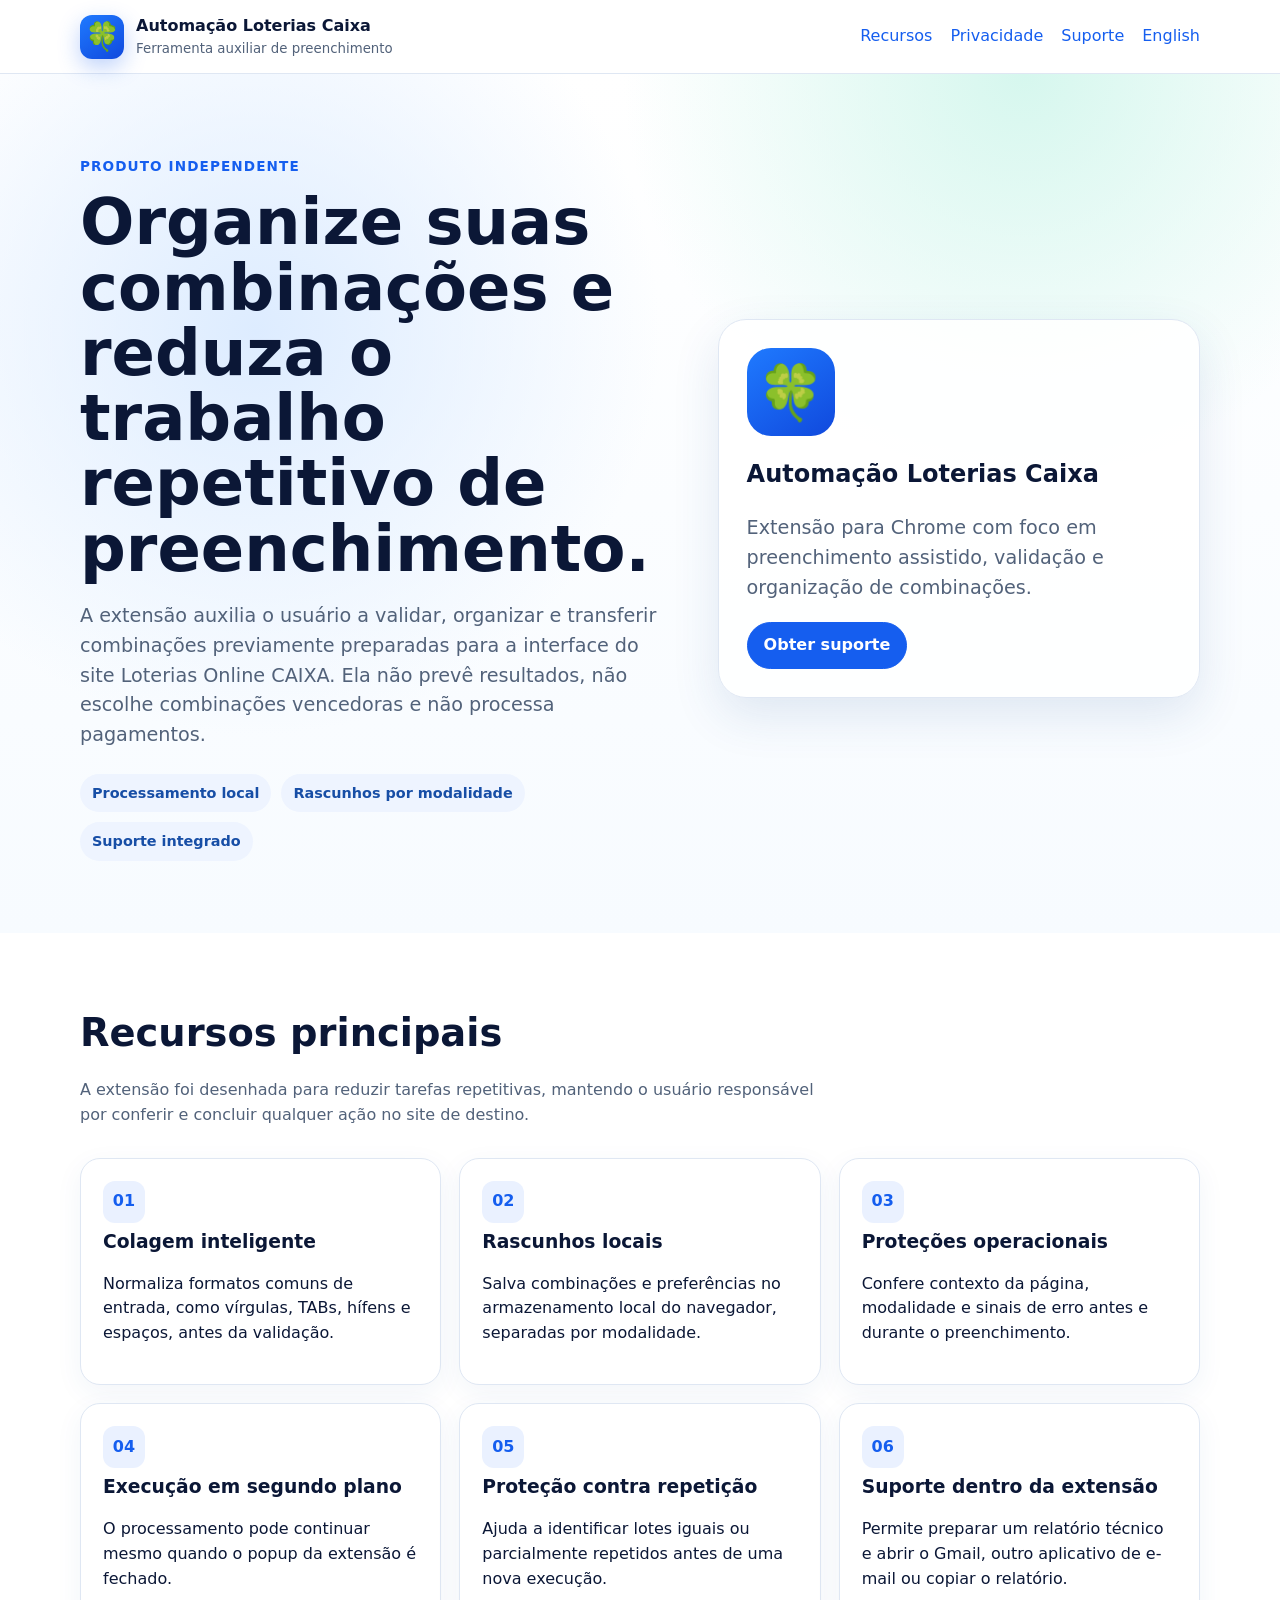
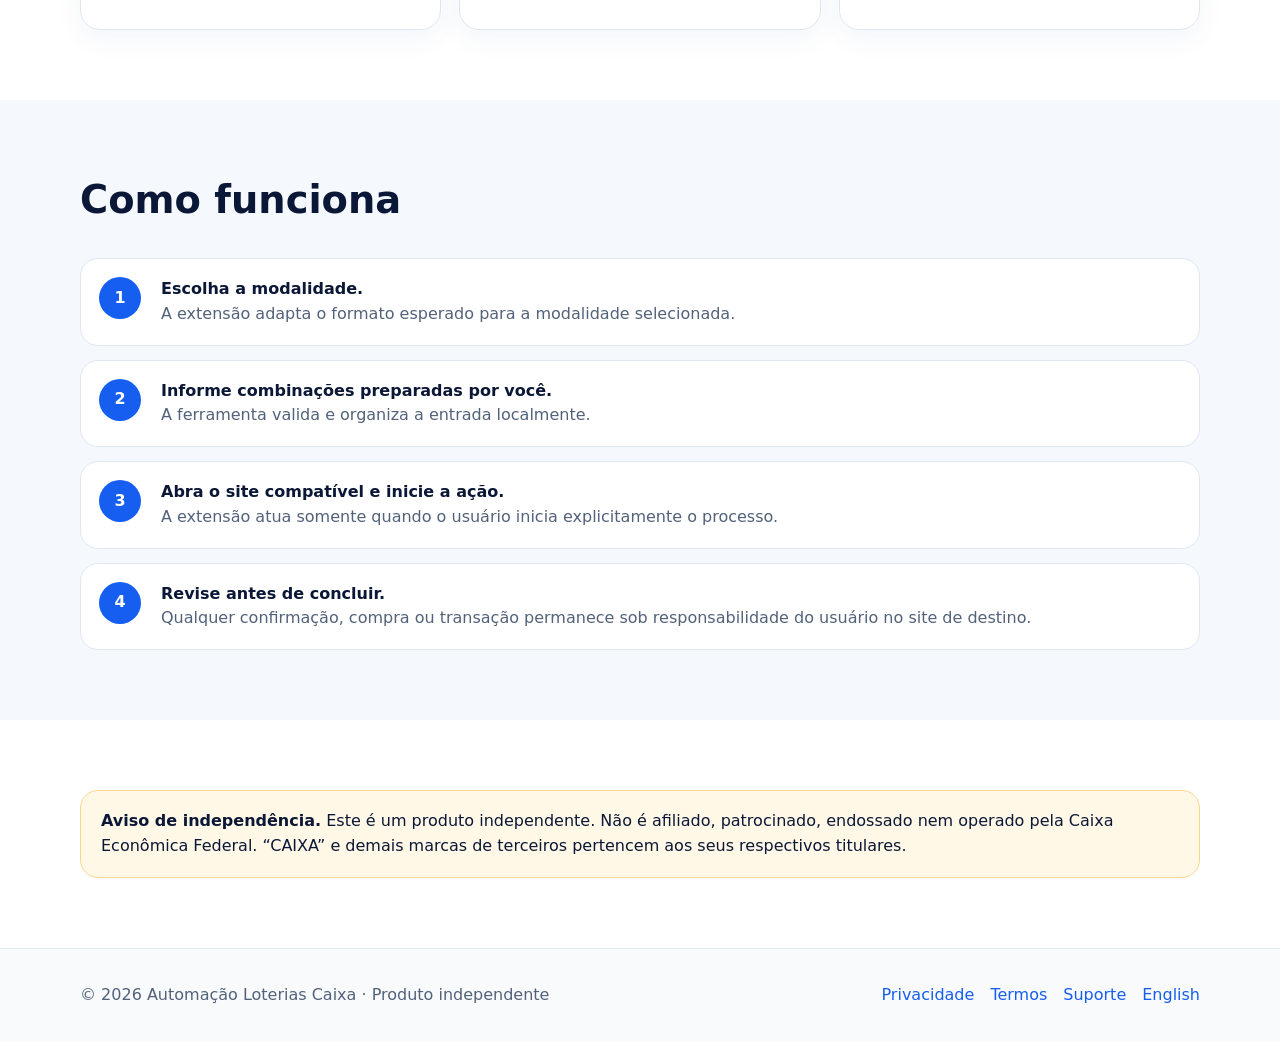
<file: index.html>
<!doctype html><html lang="pt-BR"><head><meta charset="utf-8"><meta name="viewport" content="width=device-width,initial-scale=1"><title>Automação Loterias Caixa — Site do produto</title><meta name="description" content="Informações do produto Automação Loterias Caixa: funcionamento, privacidade, suporte e termos."><link rel="stylesheet" href="assets/styles.css"></head><body>
<header class="topbar"><div class="wrap nav"><a class="brand" href="./"><span class="brand-mark" aria-hidden="true">🍀</span><span>Automação Loterias Caixa<small>Ferramenta auxiliar de preenchimento</small></span></a><nav class="navlinks"><a href="#recursos">Recursos</a><a href="privacy/">Privacidade</a><a href="support/">Suporte</a><a href="en/">English</a></nav></div></header>
<main><section class="hero"><div class="wrap hero-grid"><div><div class="eyebrow">Produto independente</div><h1>Organize suas combinações e reduza o trabalho repetitivo de preenchimento.</h1><p>A extensão auxilia o usuário a validar, organizar e transferir combinações previamente preparadas para a interface do site Loterias Online CAIXA. Ela não prevê resultados, não escolhe combinações vencedoras e não processa pagamentos.</p><div class="badges"><span class="badge">Processamento local</span><span class="badge">Rascunhos por modalidade</span><span class="badge">Suporte integrado</span></div></div><aside class="hero-card"><div class="hero-logo" aria-hidden="true">🍀</div><h2>Automação Loterias Caixa</h2><p class="muted">Extensão para Chrome com foco em preenchimento assistido, validação e organização de combinações.</p><a class="pill primary" href="support/">Obter suporte</a></aside></div></section>
<section class="section" id="recursos"><div class="wrap"><h2>Recursos principais</h2><p class="lead">A extensão foi desenhada para reduzir tarefas repetitivas, mantendo o usuário responsável por conferir e concluir qualquer ação no site de destino.</p><div class="grid3"><div class="card"><div class="icon">01</div><h3>Colagem inteligente</h3><p>Normaliza formatos comuns de entrada, como vírgulas, TABs, hífens e espaços, antes da validação.</p></div><div class="card"><div class="icon">02</div><h3>Rascunhos locais</h3><p>Salva combinações e preferências no armazenamento local do navegador, separadas por modalidade.</p></div><div class="card"><div class="icon">03</div><h3>Proteções operacionais</h3><p>Confere contexto da página, modalidade e sinais de erro antes e durante o preenchimento.</p></div><div class="card"><div class="icon">04</div><h3>Execução em segundo plano</h3><p>O processamento pode continuar mesmo quando o popup da extensão é fechado.</p></div><div class="card"><div class="icon">05</div><h3>Proteção contra repetição</h3><p>Ajuda a identificar lotes iguais ou parcialmente repetidos antes de uma nova execução.</p></div><div class="card"><div class="icon">06</div><h3>Suporte dentro da extensão</h3><p>Permite preparar um relatório técnico e abrir o Gmail, outro aplicativo de e-mail ou copiar o relatório.</p></div></div></div></section>
<section class="section alt"><div class="wrap"><h2>Como funciona</h2><div class="steps"><div class="step"><div class="num">1</div><div><strong>Escolha a modalidade.</strong><br><span class="muted">A extensão adapta o formato esperado para a modalidade selecionada.</span></div></div><div class="step"><div class="num">2</div><div><strong>Informe combinações preparadas por você.</strong><br><span class="muted">A ferramenta valida e organiza a entrada localmente.</span></div></div><div class="step"><div class="num">3</div><div><strong>Abra o site compatível e inicie a ação.</strong><br><span class="muted">A extensão atua somente quando o usuário inicia explicitamente o processo.</span></div></div><div class="step"><div class="num">4</div><div><strong>Revise antes de concluir.</strong><br><span class="muted">Qualquer confirmação, compra ou transação permanece sob responsabilidade do usuário no site de destino.</span></div></div></div></div></section>
<section class="section"><div class="wrap"><div class="notice"><strong>Aviso de independência.</strong> Este é um produto independente. Não é afiliado, patrocinado, endossado nem operado pela Caixa Econômica Federal. “CAIXA” e demais marcas de terceiros pertencem aos seus respectivos titulares.</div></div></section></main>
<footer class="footer"><div class="wrap footer-grid"><div>© 2026 Automação Loterias Caixa · Produto independente</div><nav><a href="privacy/">Privacidade</a><a href="terms/">Termos</a><a href="support/">Suporte</a><a href="en/">English</a></nav></div></footer></body></html>
</file>
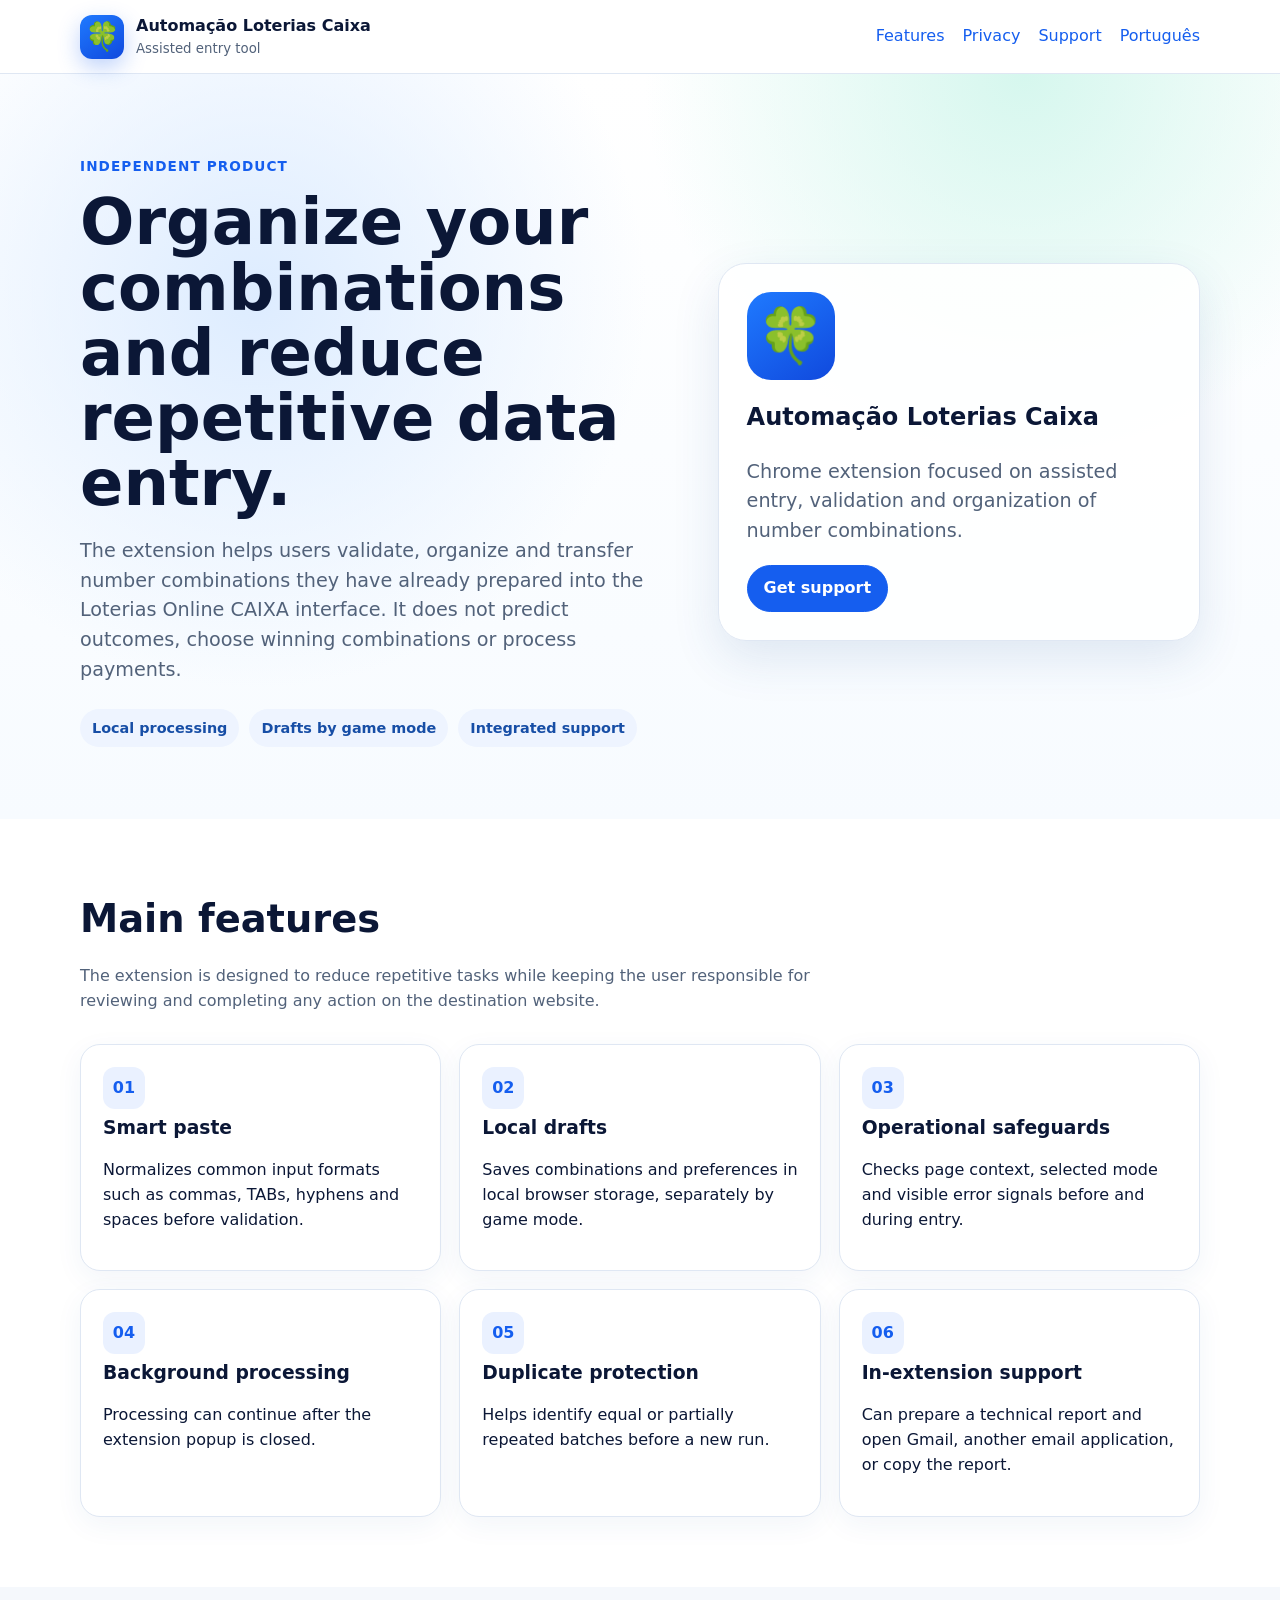
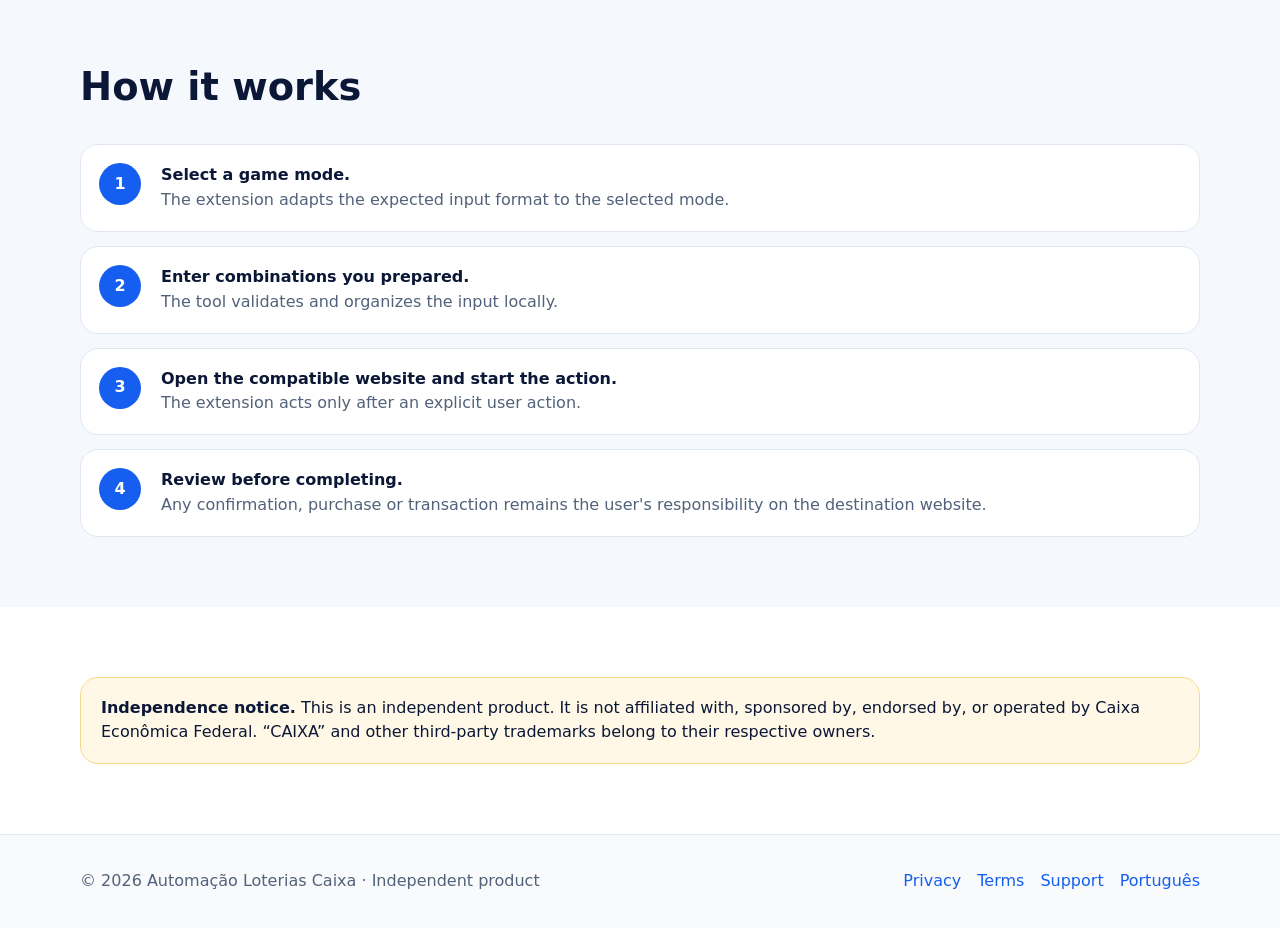
<file: en/index.html>
<!doctype html><html lang="en"><head><meta charset="utf-8"><meta name="viewport" content="width=device-width,initial-scale=1"><title>Automação Loterias Caixa — Product website</title><meta name="description" content="Product information for Automação Loterias Caixa: functionality, privacy, support and terms."><link rel="stylesheet" href="../assets/styles.css"></head><body>
<header class="topbar"><div class="wrap nav"><a class="brand" href="./"><span class="brand-mark" aria-hidden="true">🍀</span><span>Automação Loterias Caixa<small>Assisted entry tool</small></span></a><nav class="navlinks"><a href="#features">Features</a><a href="privacy/">Privacy</a><a href="support/">Support</a><a href="../">Português</a></nav></div></header>
<main><section class="hero"><div class="wrap hero-grid"><div><div class="eyebrow">Independent product</div><h1>Organize your combinations and reduce repetitive data entry.</h1><p>The extension helps users validate, organize and transfer number combinations they have already prepared into the Loterias Online CAIXA interface. It does not predict outcomes, choose winning combinations or process payments.</p><div class="badges"><span class="badge">Local processing</span><span class="badge">Drafts by game mode</span><span class="badge">Integrated support</span></div></div><aside class="hero-card"><div class="hero-logo" aria-hidden="true">🍀</div><h2>Automação Loterias Caixa</h2><p class="muted">Chrome extension focused on assisted entry, validation and organization of number combinations.</p><a class="pill primary" href="support/">Get support</a></aside></div></section>
<section class="section" id="features"><div class="wrap"><h2>Main features</h2><p class="lead">The extension is designed to reduce repetitive tasks while keeping the user responsible for reviewing and completing any action on the destination website.</p><div class="grid3"><div class="card"><div class="icon">01</div><h3>Smart paste</h3><p>Normalizes common input formats such as commas, TABs, hyphens and spaces before validation.</p></div><div class="card"><div class="icon">02</div><h3>Local drafts</h3><p>Saves combinations and preferences in local browser storage, separately by game mode.</p></div><div class="card"><div class="icon">03</div><h3>Operational safeguards</h3><p>Checks page context, selected mode and visible error signals before and during entry.</p></div><div class="card"><div class="icon">04</div><h3>Background processing</h3><p>Processing can continue after the extension popup is closed.</p></div><div class="card"><div class="icon">05</div><h3>Duplicate protection</h3><p>Helps identify equal or partially repeated batches before a new run.</p></div><div class="card"><div class="icon">06</div><h3>In-extension support</h3><p>Can prepare a technical report and open Gmail, another email application, or copy the report.</p></div></div></div></section>
<section class="section alt"><div class="wrap"><h2>How it works</h2><div class="steps"><div class="step"><div class="num">1</div><div><strong>Select a game mode.</strong><br><span class="muted">The extension adapts the expected input format to the selected mode.</span></div></div><div class="step"><div class="num">2</div><div><strong>Enter combinations you prepared.</strong><br><span class="muted">The tool validates and organizes the input locally.</span></div></div><div class="step"><div class="num">3</div><div><strong>Open the compatible website and start the action.</strong><br><span class="muted">The extension acts only after an explicit user action.</span></div></div><div class="step"><div class="num">4</div><div><strong>Review before completing.</strong><br><span class="muted">Any confirmation, purchase or transaction remains the user's responsibility on the destination website.</span></div></div></div></div></section>
<section class="section"><div class="wrap"><div class="notice"><strong>Independence notice.</strong> This is an independent product. It is not affiliated with, sponsored by, endorsed by, or operated by Caixa Econômica Federal. “CAIXA” and other third-party trademarks belong to their respective owners.</div></div></section></main>
<footer class="footer"><div class="wrap footer-grid"><div>© 2026 Automação Loterias Caixa · Independent product</div><nav><a href="privacy/">Privacy</a><a href="terms/">Terms</a><a href="support/">Support</a><a href="../">Português</a></nav></div></footer></body></html>
</file>
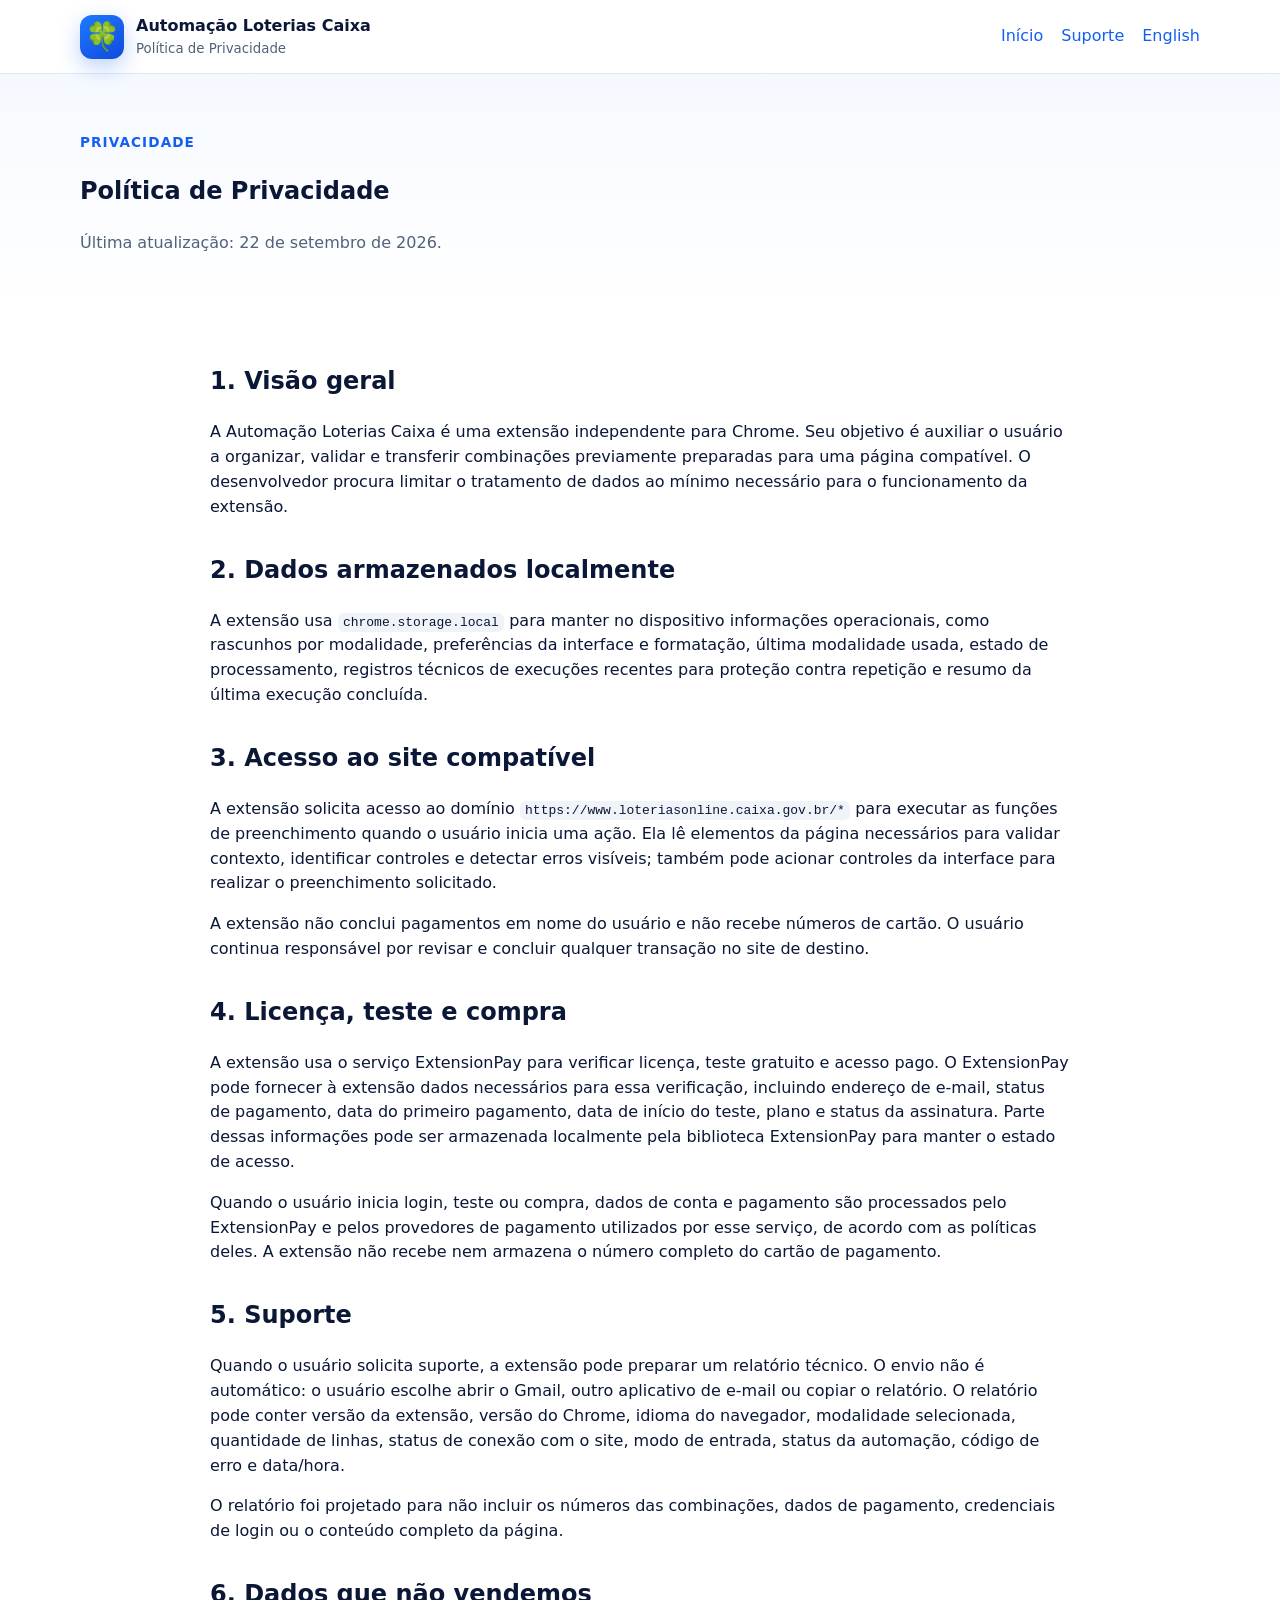
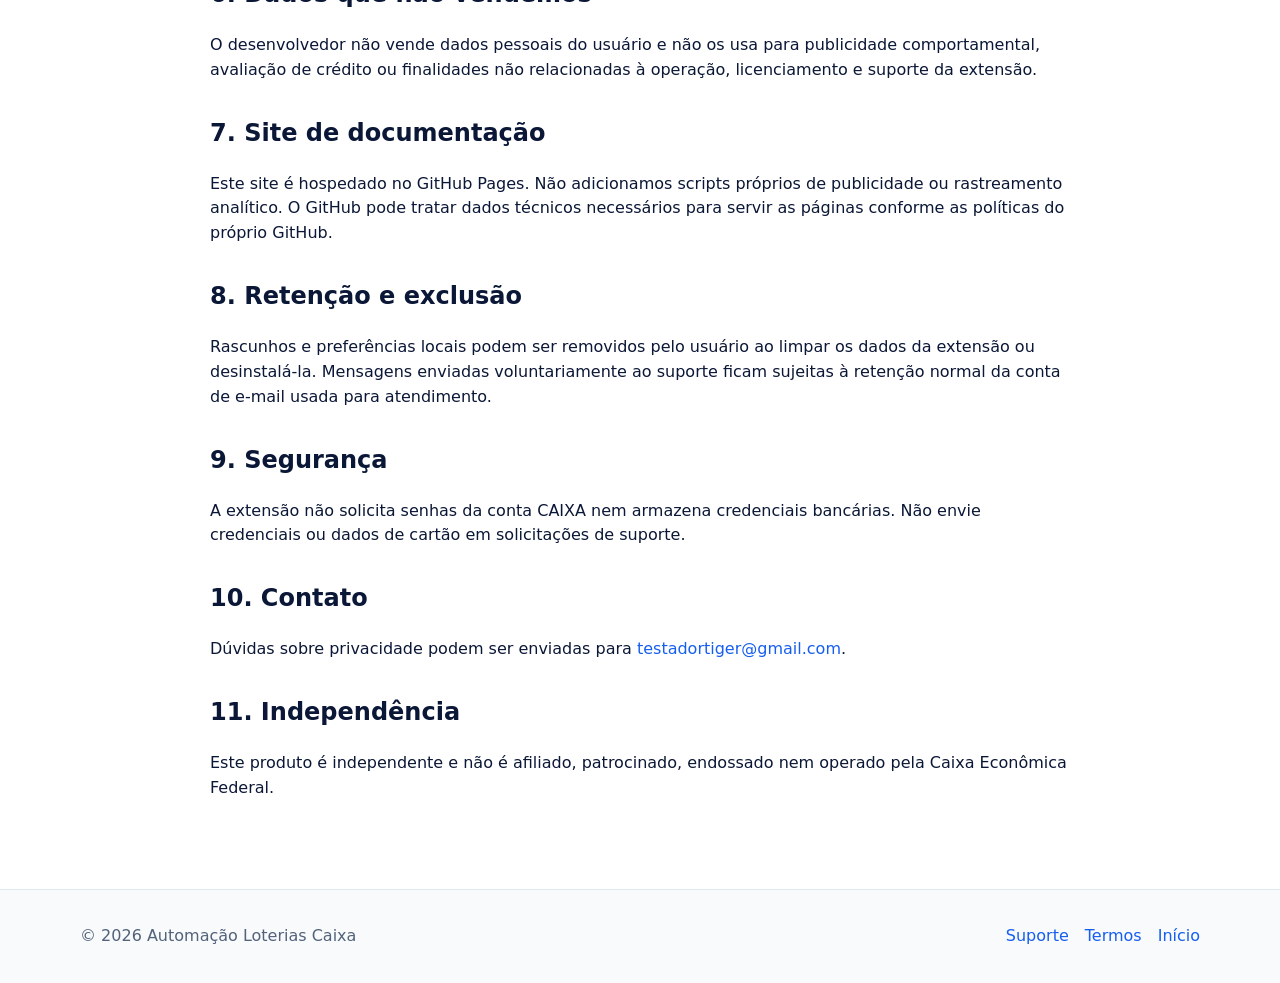
<file: privacy/index.html>
<!doctype html><html lang="pt-BR"><head><meta charset="utf-8"><meta name="viewport" content="width=device-width,initial-scale=1"><title>Política de Privacidade — Automação Loterias Caixa</title><meta name="description" content="Política de privacidade da extensão Automação Loterias Caixa."><link rel="stylesheet" href="../assets/styles.css"></head><body><header class="topbar"><div class="wrap nav"><a class="brand" href="../"><span class="brand-mark">🍀</span><span>Automação Loterias Caixa<small>Política de Privacidade</small></span></a><nav class="navlinks"><a href="../">Início</a><a href="../support/">Suporte</a><a href="../en/privacy/">English</a></nav></div></header><main><section class="page-head"><div class="wrap"><div class="eyebrow">Privacidade</div><h1>Política de Privacidade</h1><p class="lead">Última atualização: 22 de setembro de 2026.</p></div></section><section class="page"><div class="wrap prose"><h2>1. Visão geral</h2><p>A Automação Loterias Caixa é uma extensão independente para Chrome. Seu objetivo é auxiliar o usuário a organizar, validar e transferir combinações previamente preparadas para uma página compatível. O desenvolvedor procura limitar o tratamento de dados ao mínimo necessário para o funcionamento da extensão.</p><h2>2. Dados armazenados localmente</h2><p>A extensão usa <code>chrome.storage.local</code> para manter no dispositivo informações operacionais, como rascunhos por modalidade, preferências da interface e formatação, última modalidade usada, estado de processamento, registros técnicos de execuções recentes para proteção contra repetição e resumo da última execução concluída.</p><h2>3. Acesso ao site compatível</h2><p>A extensão solicita acesso ao domínio <code>https://www.loteriasonline.caixa.gov.br/*</code> para executar as funções de preenchimento quando o usuário inicia uma ação. Ela lê elementos da página necessários para validar contexto, identificar controles e detectar erros visíveis; também pode acionar controles da interface para realizar o preenchimento solicitado.</p><p>A extensão não conclui pagamentos em nome do usuário e não recebe números de cartão. O usuário continua responsável por revisar e concluir qualquer transação no site de destino.</p><h2>4. Licença, teste e compra</h2><p>A extensão usa o serviço ExtensionPay para verificar licença, teste gratuito e acesso pago. O ExtensionPay pode fornecer à extensão dados necessários para essa verificação, incluindo endereço de e-mail, status de pagamento, data do primeiro pagamento, data de início do teste, plano e status da assinatura. Parte dessas informações pode ser armazenada localmente pela biblioteca ExtensionPay para manter o estado de acesso.</p><p>Quando o usuário inicia login, teste ou compra, dados de conta e pagamento são processados pelo ExtensionPay e pelos provedores de pagamento utilizados por esse serviço, de acordo com as políticas deles. A extensão não recebe nem armazena o número completo do cartão de pagamento.</p><h2>5. Suporte</h2><p>Quando o usuário solicita suporte, a extensão pode preparar um relatório técnico. O envio não é automático: o usuário escolhe abrir o Gmail, outro aplicativo de e-mail ou copiar o relatório. O relatório pode conter versão da extensão, versão do Chrome, idioma do navegador, modalidade selecionada, quantidade de linhas, status de conexão com o site, modo de entrada, status da automação, código de erro e data/hora.</p><p>O relatório foi projetado para não incluir os números das combinações, dados de pagamento, credenciais de login ou o conteúdo completo da página.</p><h2>6. Dados que não vendemos</h2><p>O desenvolvedor não vende dados pessoais do usuário e não os usa para publicidade comportamental, avaliação de crédito ou finalidades não relacionadas à operação, licenciamento e suporte da extensão.</p><h2>7. Site de documentação</h2><p>Este site é hospedado no GitHub Pages. Não adicionamos scripts próprios de publicidade ou rastreamento analítico. O GitHub pode tratar dados técnicos necessários para servir as páginas conforme as políticas do próprio GitHub.</p><h2>8. Retenção e exclusão</h2><p>Rascunhos e preferências locais podem ser removidos pelo usuário ao limpar os dados da extensão ou desinstalá-la. Mensagens enviadas voluntariamente ao suporte ficam sujeitas à retenção normal da conta de e-mail usada para atendimento.</p><h2>9. Segurança</h2><p>A extensão não solicita senhas da conta CAIXA nem armazena credenciais bancárias. Não envie credenciais ou dados de cartão em solicitações de suporte.</p><h2>10. Contato</h2><p>Dúvidas sobre privacidade podem ser enviadas para <a href="mailto:testadortiger@gmail.com?subject=Privacidade%20-%20Automa%C3%A7%C3%A3o%20Loterias%20Caixa">testadortiger@gmail.com</a>.</p><h2>11. Independência</h2><p>Este produto é independente e não é afiliado, patrocinado, endossado nem operado pela Caixa Econômica Federal.</p></div></section></main><footer class="footer"><div class="wrap footer-grid"><div>© 2026 Automação Loterias Caixa</div><nav><a href="../support/">Suporte</a><a href="../terms/">Termos</a><a href="../">Início</a></nav></div></footer></body></html>
</file>
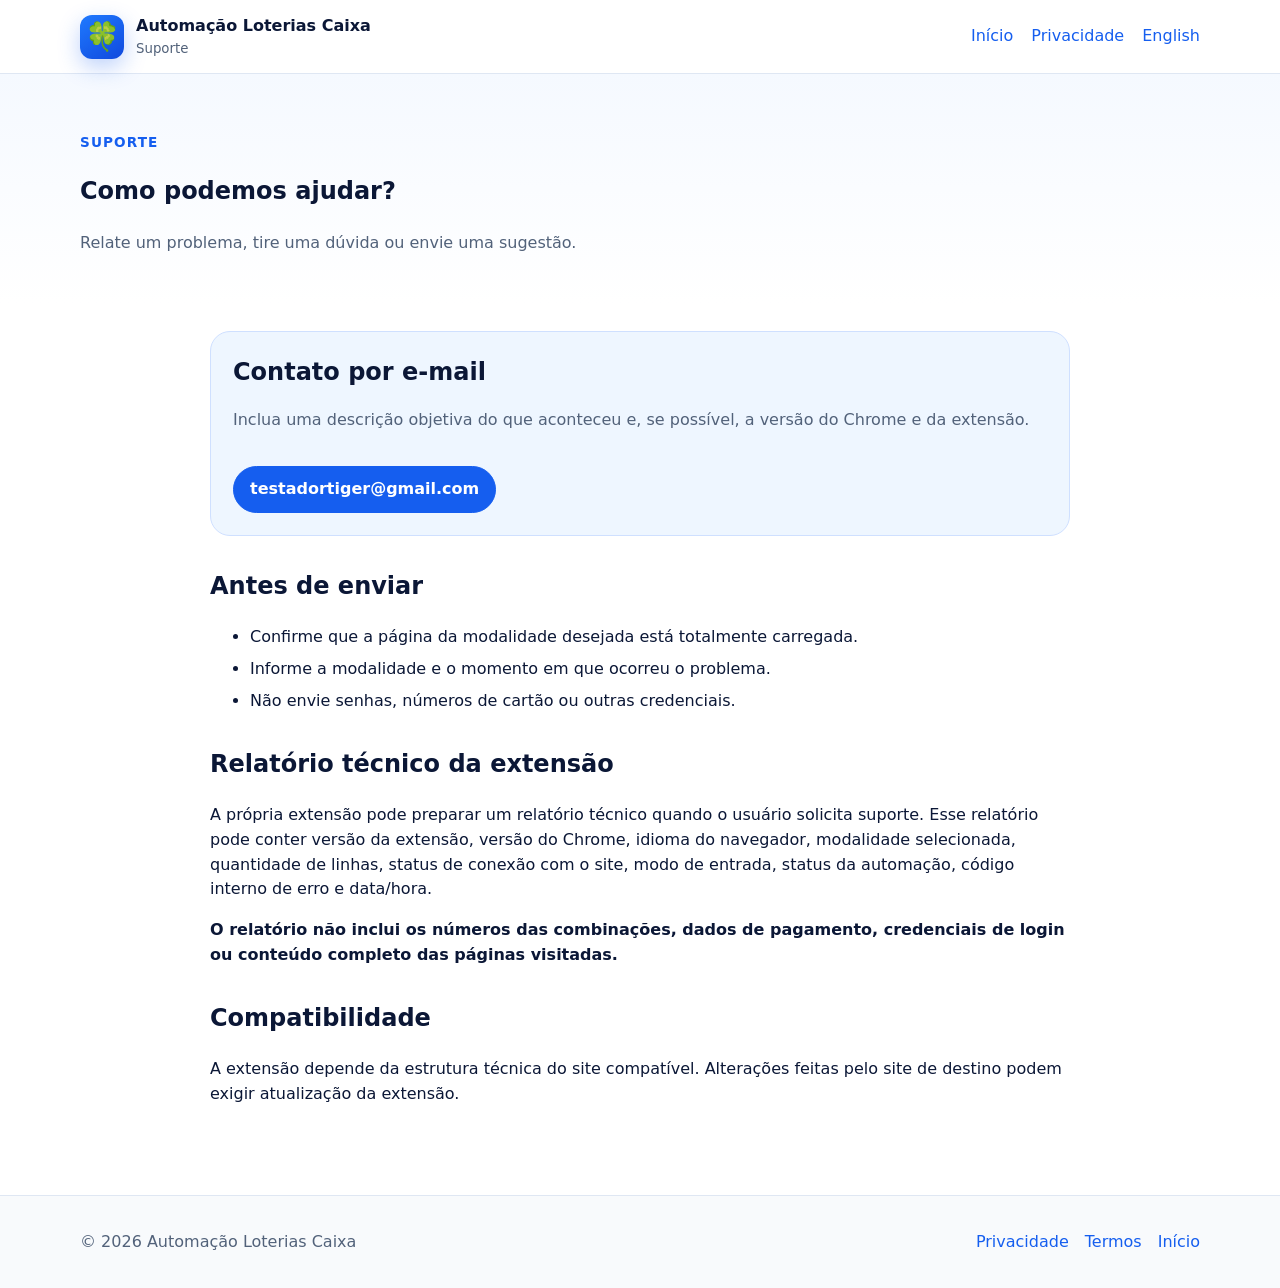
<file: support/index.html>
<!doctype html><html lang="pt-BR"><head><meta charset="utf-8"><meta name="viewport" content="width=device-width,initial-scale=1"><title>Suporte — Automação Loterias Caixa</title><meta name="description" content="Suporte da extensão Automação Loterias Caixa."><link rel="stylesheet" href="../assets/styles.css"></head><body><header class="topbar"><div class="wrap nav"><a class="brand" href="../"><span class="brand-mark">🍀</span><span>Automação Loterias Caixa<small>Suporte</small></span></a><nav class="navlinks"><a href="../">Início</a><a href="../privacy/">Privacidade</a><a href="../en/support/">English</a></nav></div></header><main><section class="page-head"><div class="wrap"><div class="eyebrow">Suporte</div><h1>Como podemos ajudar?</h1><p class="lead">Relate um problema, tire uma dúvida ou envie uma sugestão.</p></div></section><section class="page"><div class="wrap prose"><div class="contact-box"><div><h2 style="margin:0">Contato por e-mail</h2><p class="muted">Inclua uma descrição objetiva do que aconteceu e, se possível, a versão do Chrome e da extensão.</p></div><a class="pill primary" href="mailto:testadortiger@gmail.com?subject=Suporte%20-%20Automa%C3%A7%C3%A3o%20Loterias%20Caixa">testadortiger@gmail.com</a></div><h2>Antes de enviar</h2><ul><li>Confirme que a página da modalidade desejada está totalmente carregada.</li><li>Informe a modalidade e o momento em que ocorreu o problema.</li><li>Não envie senhas, números de cartão ou outras credenciais.</li></ul><h2>Relatório técnico da extensão</h2><p>A própria extensão pode preparar um relatório técnico quando o usuário solicita suporte. Esse relatório pode conter versão da extensão, versão do Chrome, idioma do navegador, modalidade selecionada, quantidade de linhas, status de conexão com o site, modo de entrada, status da automação, código interno de erro e data/hora.</p><p><strong>O relatório não inclui os números das combinações, dados de pagamento, credenciais de login ou conteúdo completo das páginas visitadas.</strong></p><h2>Compatibilidade</h2><p>A extensão depende da estrutura técnica do site compatível. Alterações feitas pelo site de destino podem exigir atualização da extensão.</p></div></section></main><footer class="footer"><div class="wrap footer-grid"><div>© 2026 Automação Loterias Caixa</div><nav><a href="../privacy/">Privacidade</a><a href="../terms/">Termos</a><a href="../">Início</a></nav></div></footer></body></html>
</file>
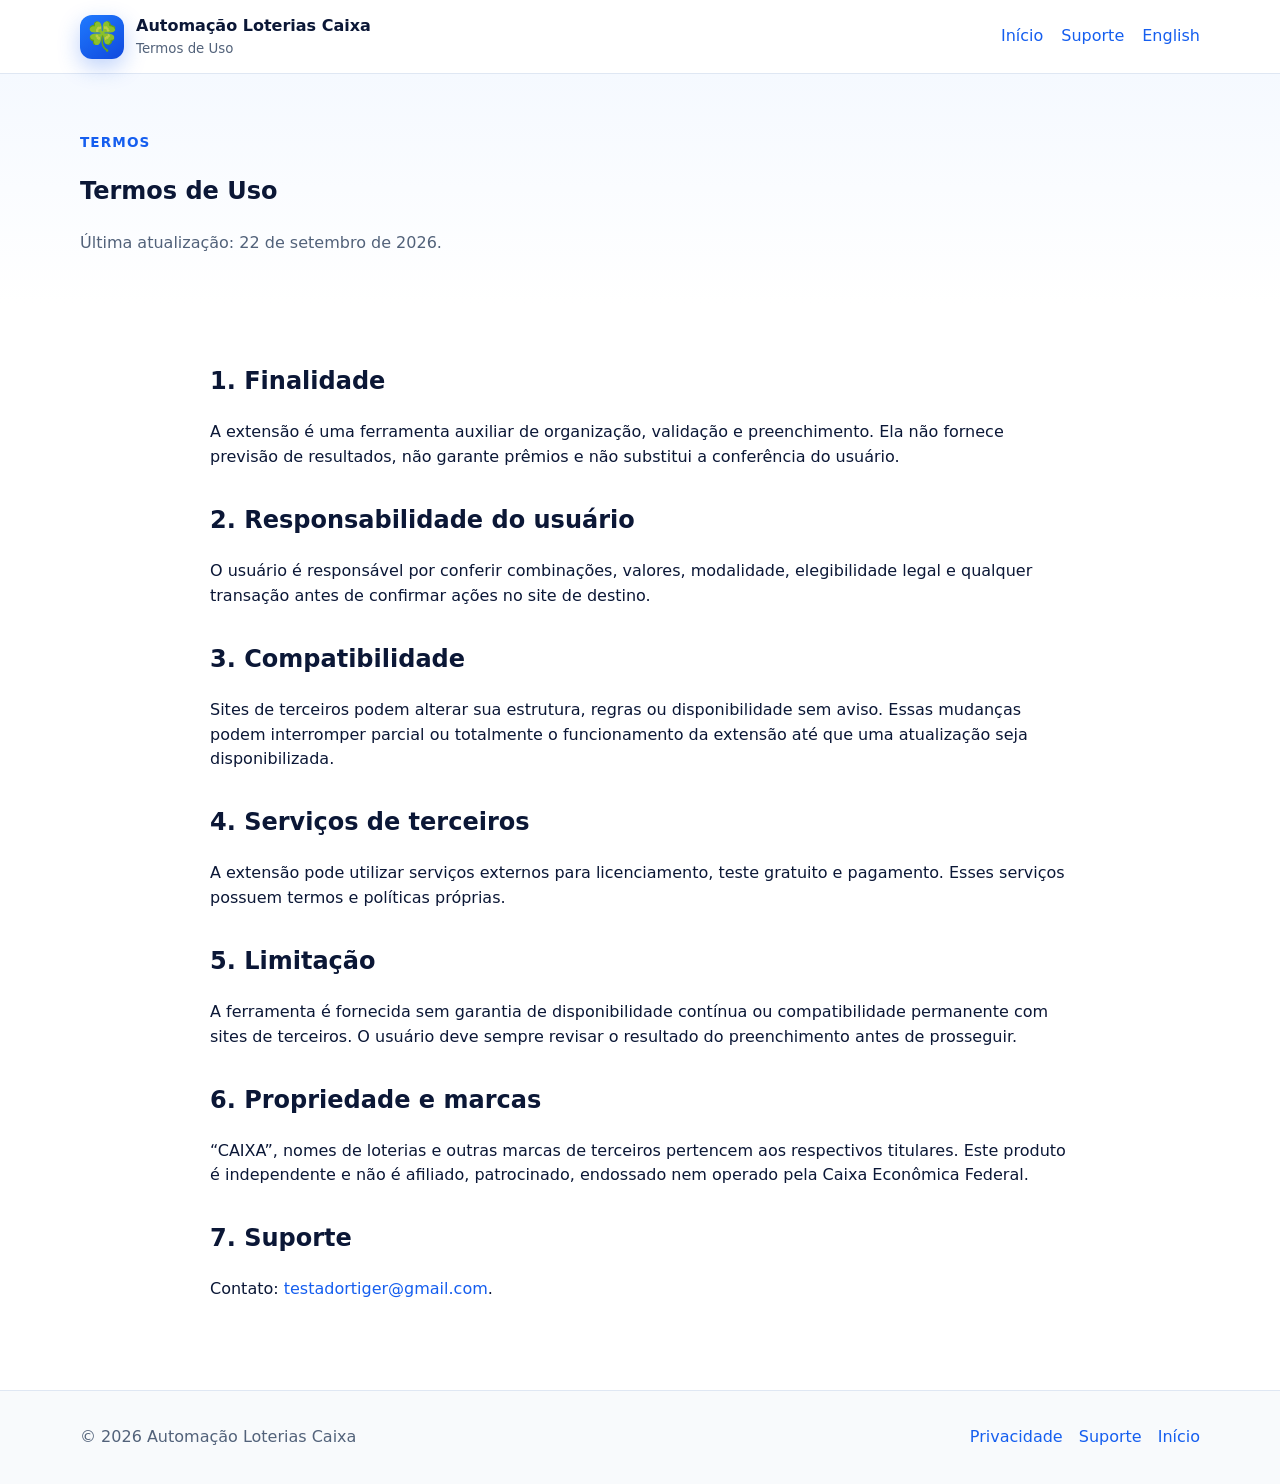
<file: terms/index.html>
<!doctype html><html lang="pt-BR"><head><meta charset="utf-8"><meta name="viewport" content="width=device-width,initial-scale=1"><title>Termos de Uso — Automação Loterias Caixa</title><link rel="stylesheet" href="../assets/styles.css"></head><body><header class="topbar"><div class="wrap nav"><a class="brand" href="../"><span class="brand-mark">🍀</span><span>Automação Loterias Caixa<small>Termos de Uso</small></span></a><nav class="navlinks"><a href="../">Início</a><a href="../support/">Suporte</a><a href="../en/terms/">English</a></nav></div></header><main><section class="page-head"><div class="wrap"><div class="eyebrow">Termos</div><h1>Termos de Uso</h1><p class="lead">Última atualização: 22 de setembro de 2026.</p></div></section><section class="page"><div class="wrap prose"><h2>1. Finalidade</h2><p>A extensão é uma ferramenta auxiliar de organização, validação e preenchimento. Ela não fornece previsão de resultados, não garante prêmios e não substitui a conferência do usuário.</p><h2>2. Responsabilidade do usuário</h2><p>O usuário é responsável por conferir combinações, valores, modalidade, elegibilidade legal e qualquer transação antes de confirmar ações no site de destino.</p><h2>3. Compatibilidade</h2><p>Sites de terceiros podem alterar sua estrutura, regras ou disponibilidade sem aviso. Essas mudanças podem interromper parcial ou totalmente o funcionamento da extensão até que uma atualização seja disponibilizada.</p><h2>4. Serviços de terceiros</h2><p>A extensão pode utilizar serviços externos para licenciamento, teste gratuito e pagamento. Esses serviços possuem termos e políticas próprias.</p><h2>5. Limitação</h2><p>A ferramenta é fornecida sem garantia de disponibilidade contínua ou compatibilidade permanente com sites de terceiros. O usuário deve sempre revisar o resultado do preenchimento antes de prosseguir.</p><h2>6. Propriedade e marcas</h2><p>“CAIXA”, nomes de loterias e outras marcas de terceiros pertencem aos respectivos titulares. Este produto é independente e não é afiliado, patrocinado, endossado nem operado pela Caixa Econômica Federal.</p><h2>7. Suporte</h2><p>Contato: <a href="mailto:testadortiger@gmail.com?subject=Suporte%20-%20Automa%C3%A7%C3%A3o%20Loterias%20Caixa">testadortiger@gmail.com</a>.</p></div></section></main><footer class="footer"><div class="wrap footer-grid"><div>© 2026 Automação Loterias Caixa</div><nav><a href="../privacy/">Privacidade</a><a href="../support/">Suporte</a><a href="../">Início</a></nav></div></footer></body></html>
</file>
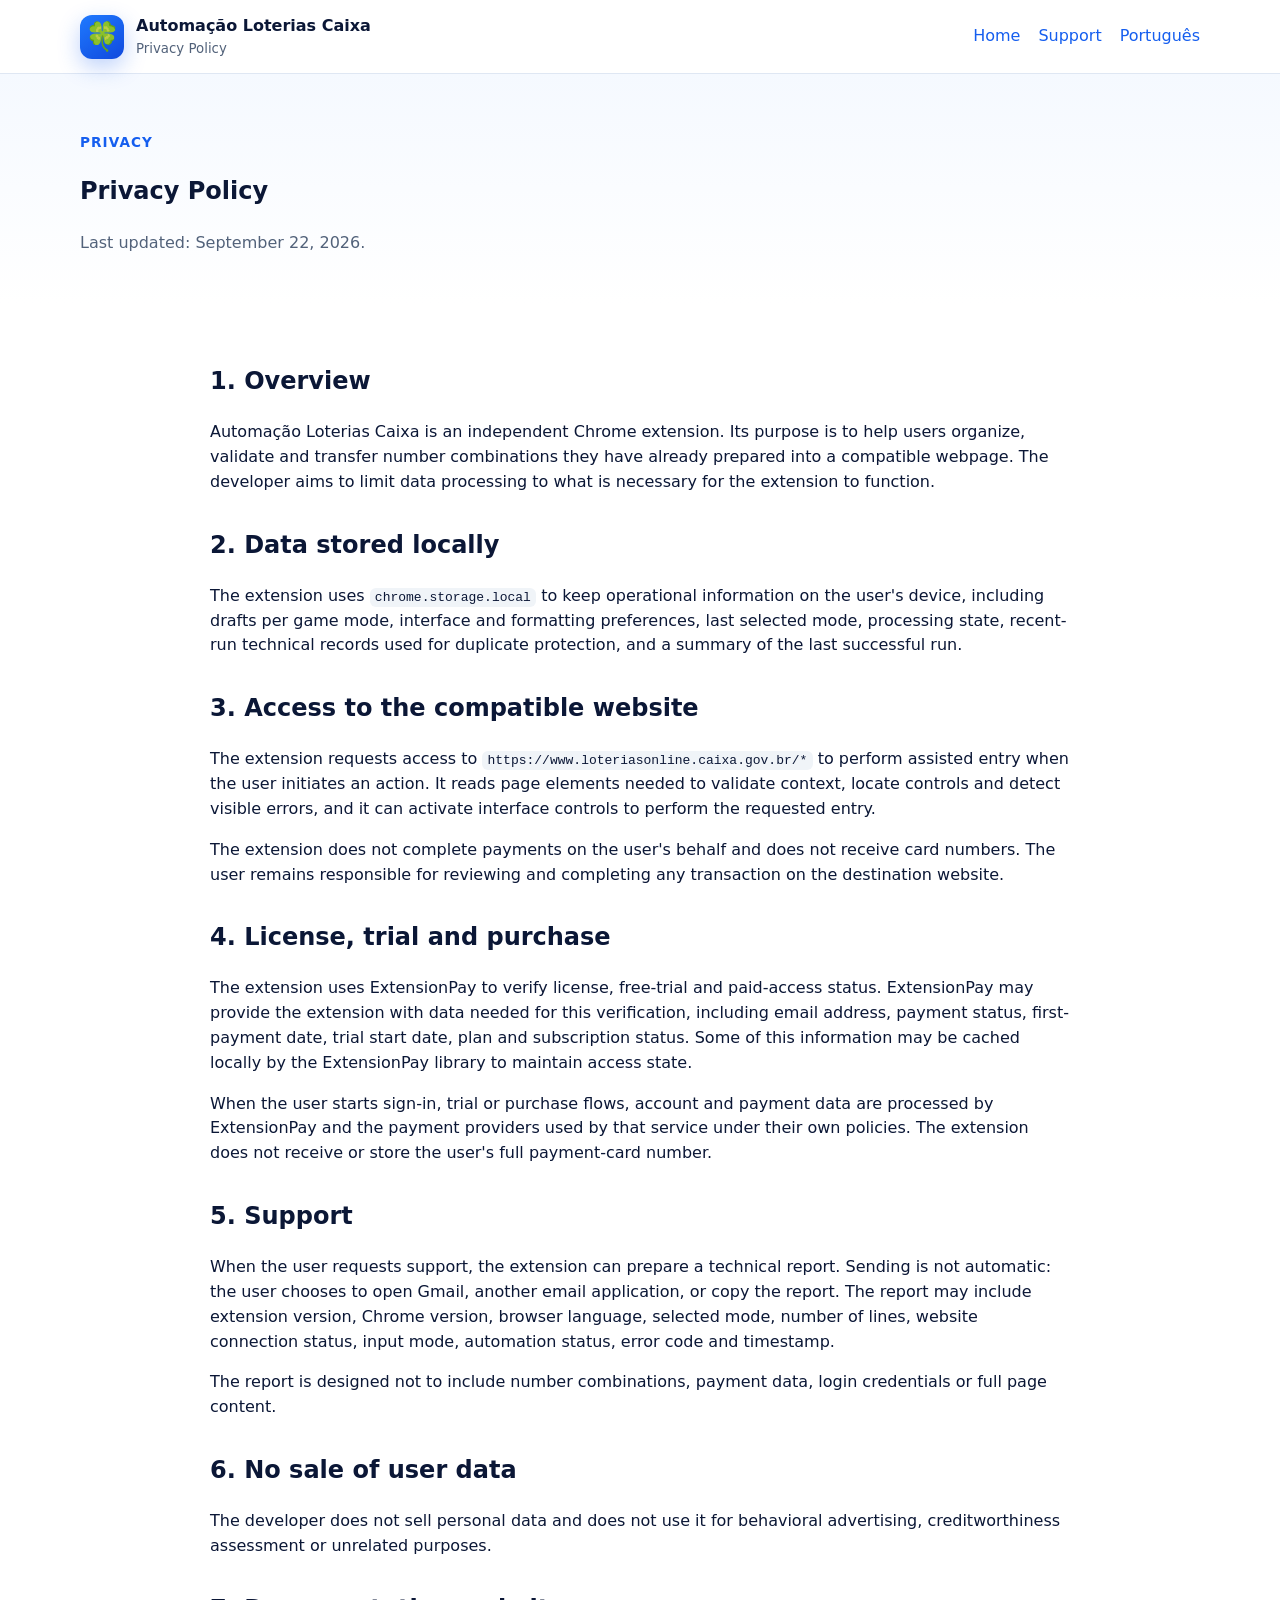
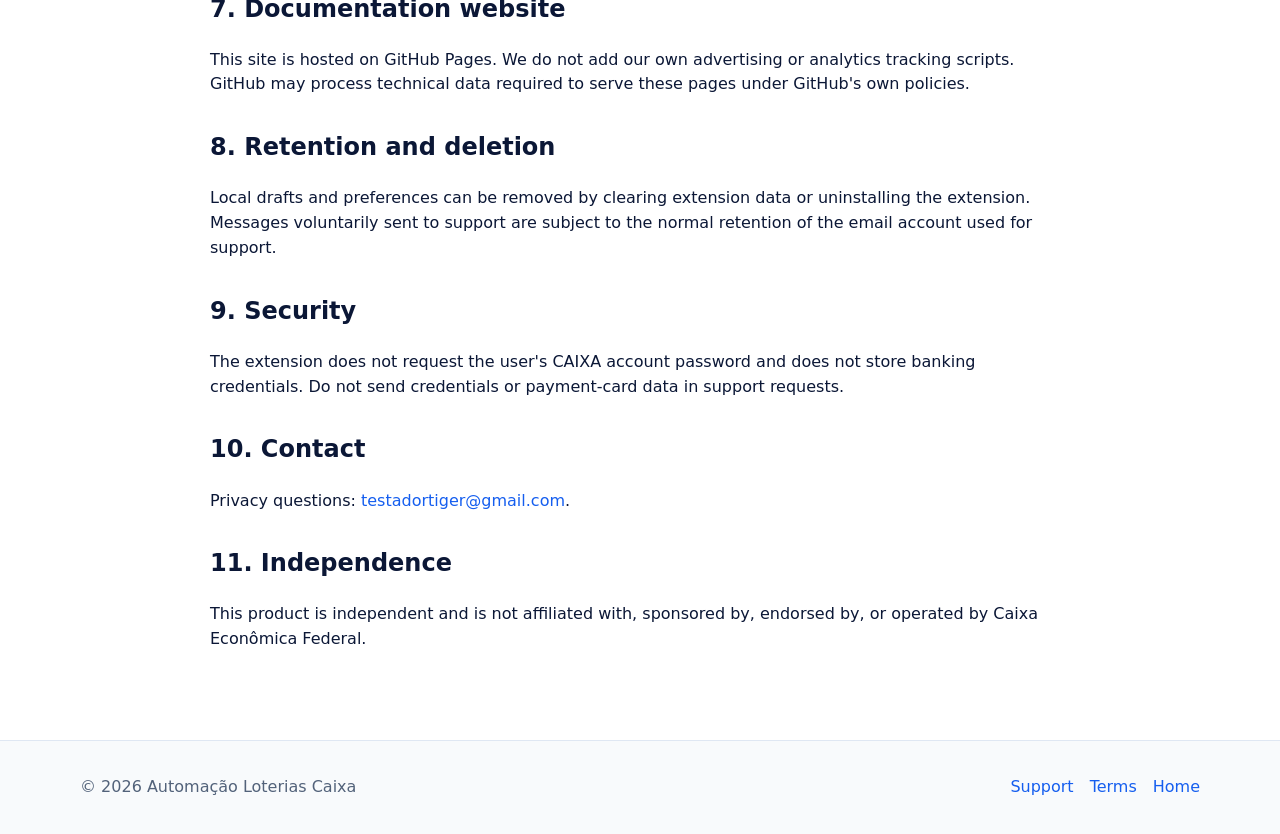
<file: en/privacy/index.html>
<!doctype html><html lang="en"><head><meta charset="utf-8"><meta name="viewport" content="width=device-width,initial-scale=1"><title>Privacy Policy — Automação Loterias Caixa</title><link rel="stylesheet" href="../../assets/styles.css"></head><body><header class="topbar"><div class="wrap nav"><a class="brand" href="../"><span class="brand-mark">🍀</span><span>Automação Loterias Caixa<small>Privacy Policy</small></span></a><nav class="navlinks"><a href="../">Home</a><a href="../support/">Support</a><a href="../../privacy/">Português</a></nav></div></header><main><section class="page-head"><div class="wrap"><div class="eyebrow">Privacy</div><h1>Privacy Policy</h1><p class="lead">Last updated: September 22, 2026.</p></div></section><section class="page"><div class="wrap prose"><h2>1. Overview</h2><p>Automação Loterias Caixa is an independent Chrome extension. Its purpose is to help users organize, validate and transfer number combinations they have already prepared into a compatible webpage. The developer aims to limit data processing to what is necessary for the extension to function.</p><h2>2. Data stored locally</h2><p>The extension uses <code>chrome.storage.local</code> to keep operational information on the user's device, including drafts per game mode, interface and formatting preferences, last selected mode, processing state, recent-run technical records used for duplicate protection, and a summary of the last successful run.</p><h2>3. Access to the compatible website</h2><p>The extension requests access to <code>https://www.loteriasonline.caixa.gov.br/*</code> to perform assisted entry when the user initiates an action. It reads page elements needed to validate context, locate controls and detect visible errors, and it can activate interface controls to perform the requested entry.</p><p>The extension does not complete payments on the user's behalf and does not receive card numbers. The user remains responsible for reviewing and completing any transaction on the destination website.</p><h2>4. License, trial and purchase</h2><p>The extension uses ExtensionPay to verify license, free-trial and paid-access status. ExtensionPay may provide the extension with data needed for this verification, including email address, payment status, first-payment date, trial start date, plan and subscription status. Some of this information may be cached locally by the ExtensionPay library to maintain access state.</p><p>When the user starts sign-in, trial or purchase flows, account and payment data are processed by ExtensionPay and the payment providers used by that service under their own policies. The extension does not receive or store the user's full payment-card number.</p><h2>5. Support</h2><p>When the user requests support, the extension can prepare a technical report. Sending is not automatic: the user chooses to open Gmail, another email application, or copy the report. The report may include extension version, Chrome version, browser language, selected mode, number of lines, website connection status, input mode, automation status, error code and timestamp.</p><p>The report is designed not to include number combinations, payment data, login credentials or full page content.</p><h2>6. No sale of user data</h2><p>The developer does not sell personal data and does not use it for behavioral advertising, creditworthiness assessment or unrelated purposes.</p><h2>7. Documentation website</h2><p>This site is hosted on GitHub Pages. We do not add our own advertising or analytics tracking scripts. GitHub may process technical data required to serve these pages under GitHub's own policies.</p><h2>8. Retention and deletion</h2><p>Local drafts and preferences can be removed by clearing extension data or uninstalling the extension. Messages voluntarily sent to support are subject to the normal retention of the email account used for support.</p><h2>9. Security</h2><p>The extension does not request the user's CAIXA account password and does not store banking credentials. Do not send credentials or payment-card data in support requests.</p><h2>10. Contact</h2><p>Privacy questions: <a href="mailto:testadortiger@gmail.com?subject=Privacy%20-%20Automacao%20Loterias%20Caixa">testadortiger@gmail.com</a>.</p><h2>11. Independence</h2><p>This product is independent and is not affiliated with, sponsored by, endorsed by, or operated by Caixa Econômica Federal.</p></div></section></main><footer class="footer"><div class="wrap footer-grid"><div>© 2026 Automação Loterias Caixa</div><nav><a href="../support/">Support</a><a href="../terms/">Terms</a><a href="../">Home</a></nav></div></footer></body></html>
</file>
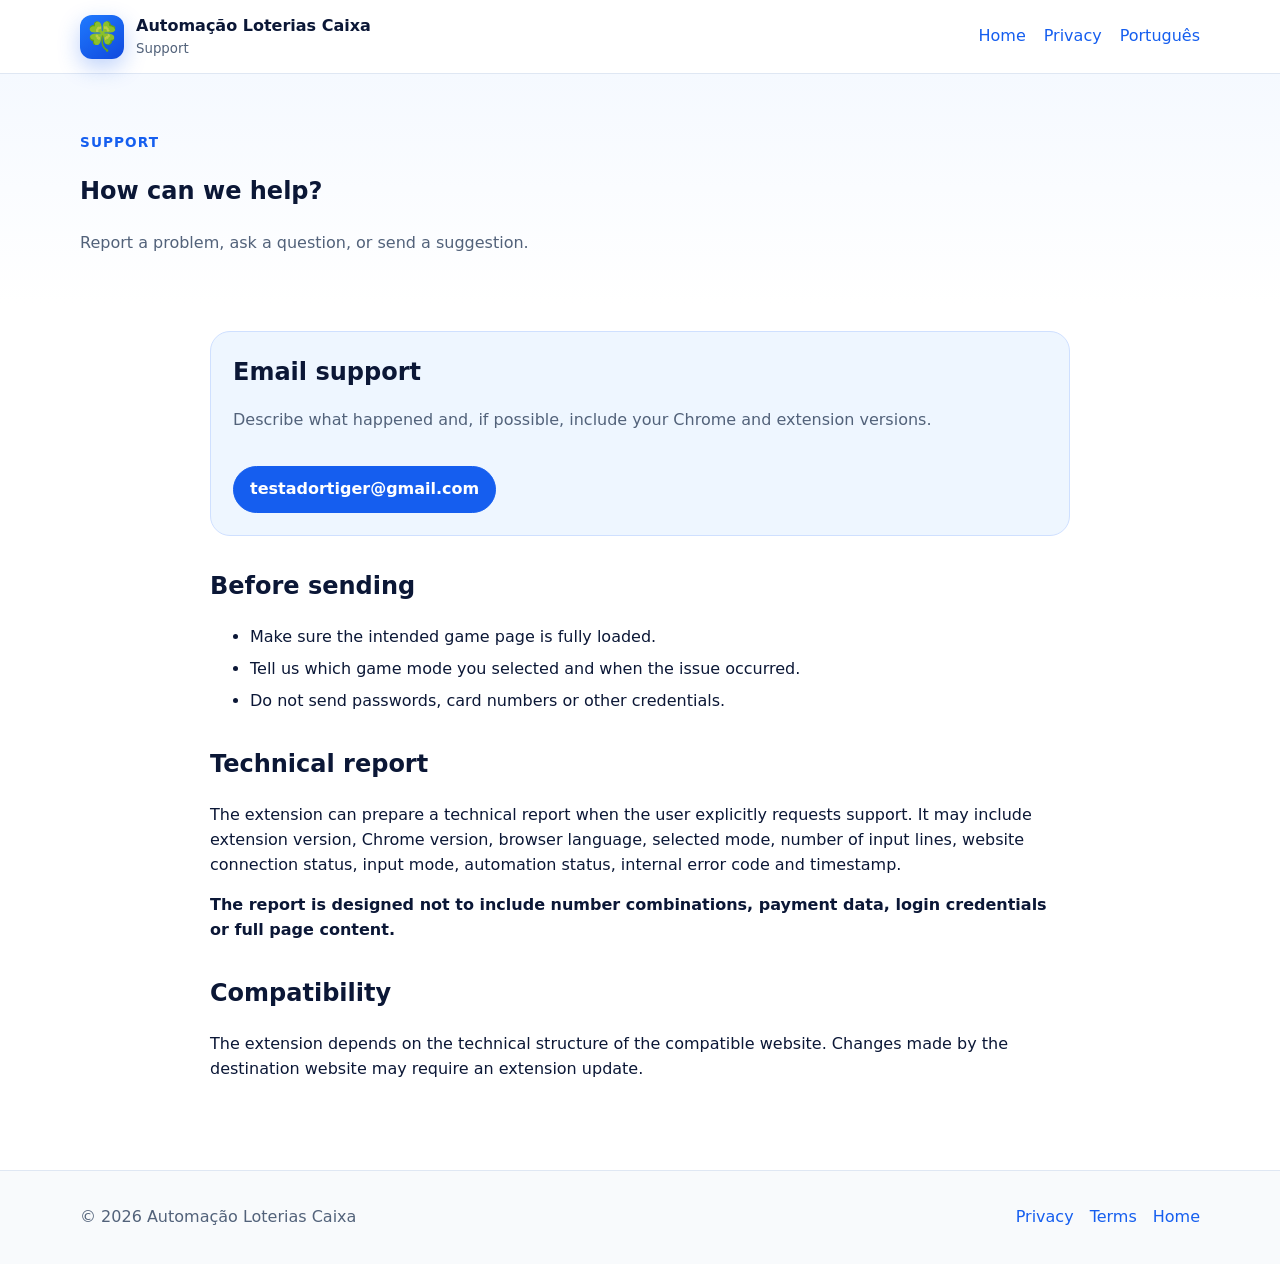
<file: en/support/index.html>
<!doctype html><html lang="en"><head><meta charset="utf-8"><meta name="viewport" content="width=device-width,initial-scale=1"><title>Support — Automação Loterias Caixa</title><link rel="stylesheet" href="../../assets/styles.css"></head><body><header class="topbar"><div class="wrap nav"><a class="brand" href="../"><span class="brand-mark">🍀</span><span>Automação Loterias Caixa<small>Support</small></span></a><nav class="navlinks"><a href="../">Home</a><a href="../privacy/">Privacy</a><a href="../../support/">Português</a></nav></div></header><main><section class="page-head"><div class="wrap"><div class="eyebrow">Support</div><h1>How can we help?</h1><p class="lead">Report a problem, ask a question, or send a suggestion.</p></div></section><section class="page"><div class="wrap prose"><div class="contact-box"><div><h2 style="margin:0">Email support</h2><p class="muted">Describe what happened and, if possible, include your Chrome and extension versions.</p></div><a class="pill primary" href="mailto:testadortiger@gmail.com?subject=Support%20-%20Automacao%20Loterias%20Caixa">testadortiger@gmail.com</a></div><h2>Before sending</h2><ul><li>Make sure the intended game page is fully loaded.</li><li>Tell us which game mode you selected and when the issue occurred.</li><li>Do not send passwords, card numbers or other credentials.</li></ul><h2>Technical report</h2><p>The extension can prepare a technical report when the user explicitly requests support. It may include extension version, Chrome version, browser language, selected mode, number of input lines, website connection status, input mode, automation status, internal error code and timestamp.</p><p><strong>The report is designed not to include number combinations, payment data, login credentials or full page content.</strong></p><h2>Compatibility</h2><p>The extension depends on the technical structure of the compatible website. Changes made by the destination website may require an extension update.</p></div></section></main><footer class="footer"><div class="wrap footer-grid"><div>© 2026 Automação Loterias Caixa</div><nav><a href="../privacy/">Privacy</a><a href="../terms/">Terms</a><a href="../">Home</a></nav></div></footer></body></html>
</file>
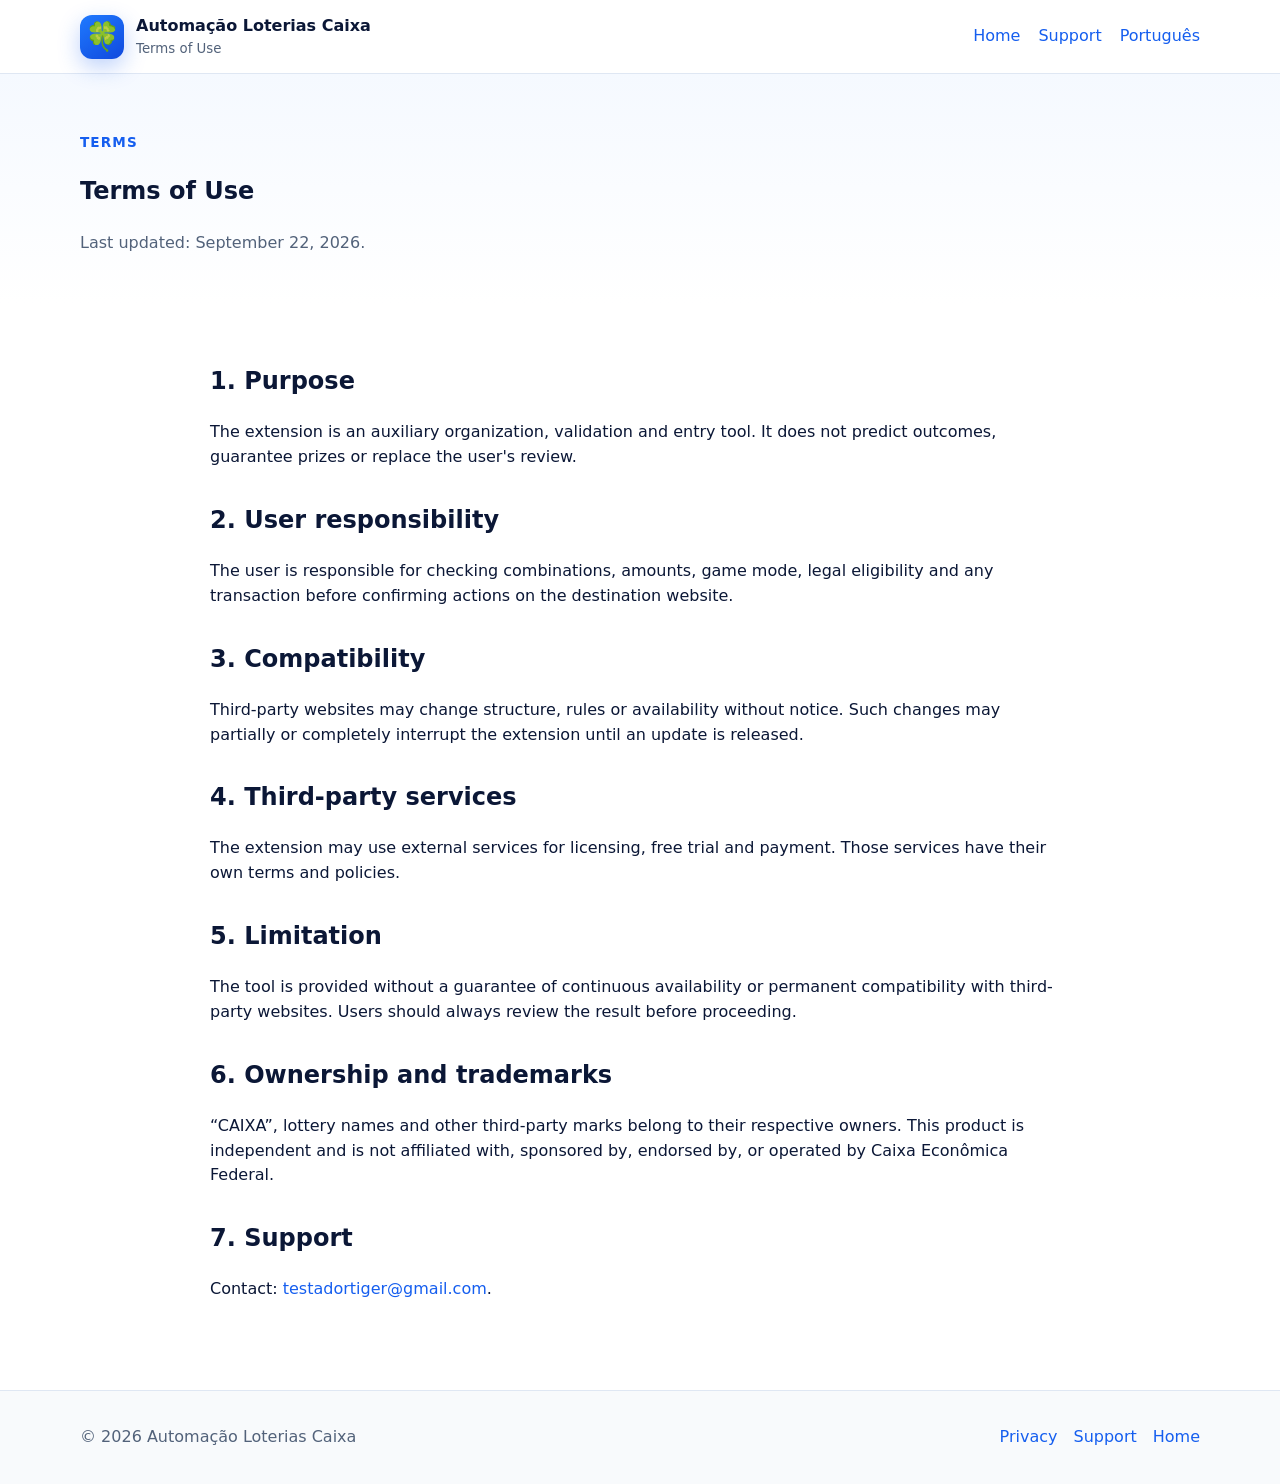
<file: en/terms/index.html>
<!doctype html><html lang="en"><head><meta charset="utf-8"><meta name="viewport" content="width=device-width,initial-scale=1"><title>Terms of Use — Automação Loterias Caixa</title><link rel="stylesheet" href="../../assets/styles.css"></head><body><header class="topbar"><div class="wrap nav"><a class="brand" href="../"><span class="brand-mark">🍀</span><span>Automação Loterias Caixa<small>Terms of Use</small></span></a><nav class="navlinks"><a href="../">Home</a><a href="../support/">Support</a><a href="../../terms/">Português</a></nav></div></header><main><section class="page-head"><div class="wrap"><div class="eyebrow">Terms</div><h1>Terms of Use</h1><p class="lead">Last updated: September 22, 2026.</p></div></section><section class="page"><div class="wrap prose"><h2>1. Purpose</h2><p>The extension is an auxiliary organization, validation and entry tool. It does not predict outcomes, guarantee prizes or replace the user's review.</p><h2>2. User responsibility</h2><p>The user is responsible for checking combinations, amounts, game mode, legal eligibility and any transaction before confirming actions on the destination website.</p><h2>3. Compatibility</h2><p>Third-party websites may change structure, rules or availability without notice. Such changes may partially or completely interrupt the extension until an update is released.</p><h2>4. Third-party services</h2><p>The extension may use external services for licensing, free trial and payment. Those services have their own terms and policies.</p><h2>5. Limitation</h2><p>The tool is provided without a guarantee of continuous availability or permanent compatibility with third-party websites. Users should always review the result before proceeding.</p><h2>6. Ownership and trademarks</h2><p>“CAIXA”, lottery names and other third-party marks belong to their respective owners. This product is independent and is not affiliated with, sponsored by, endorsed by, or operated by Caixa Econômica Federal.</p><h2>7. Support</h2><p>Contact: <a href="mailto:testadortiger@gmail.com?subject=Support%20-%20Automacao%20Loterias%20Caixa">testadortiger@gmail.com</a>.</p></div></section></main><footer class="footer"><div class="wrap footer-grid"><div>© 2026 Automação Loterias Caixa</div><nav><a href="../privacy/">Privacy</a><a href="../support/">Support</a><a href="../">Home</a></nav></div></footer></body></html>
</file>
<file: assets/styles.css>
:root{--blue:#155eef;--blue2:#0b4fd9;--green:#12b76a;--ink:#0b1736;--muted:#52627a;--line:#dfe7f3;--soft:#f5f8fc;--warn:#fff8e7;--shadow:0 18px 48px rgba(30,79,150,.12)}
*{box-sizing:border-box}html{scroll-behavior:smooth}body{margin:0;font-family:Inter,ui-sans-serif,system-ui,-apple-system,BlinkMacSystemFont,"Segoe UI",sans-serif;color:var(--ink);background:#fff;line-height:1.55}a{color:var(--blue);text-decoration:none}a:hover{text-decoration:underline}.wrap{width:min(1120px,calc(100% - 32px));margin:auto}.topbar{position:sticky;top:0;z-index:20;background:rgba(255,255,255,.94);backdrop-filter:blur(14px);border-bottom:1px solid var(--line)}.nav{display:flex;align-items:center;justify-content:space-between;gap:24px;padding:14px 0}.brand{display:flex;align-items:center;gap:12px;color:var(--ink);font-weight:800}.brand-mark{width:44px;height:44px;border-radius:12px;display:grid;place-items:center;background:linear-gradient(145deg,#1f7aff,#1049dd);font-size:28px;box-shadow:0 8px 22px rgba(21,94,239,.28)}.brand small{display:block;font-weight:500;color:var(--muted)}.navlinks{display:flex;align-items:center;gap:18px;flex-wrap:wrap}.pill{display:inline-flex;align-items:center;justify-content:center;padding:10px 16px;border-radius:999px;border:1px solid var(--line);background:#fff;font-weight:700}.primary{background:var(--blue);color:#fff;border-color:var(--blue)}.hero{overflow:hidden;background:radial-gradient(circle at 80% 0,#d6f7ee 0,transparent 30%),radial-gradient(circle at 20% 30%,#ddecff 0,transparent 34%),linear-gradient(180deg,#fff,#f7fbff);padding:82px 0 72px}.hero-grid{display:grid;grid-template-columns:1.1fr .9fr;gap:48px;align-items:center}.eyebrow{font-weight:800;color:var(--blue);letter-spacing:.08em;text-transform:uppercase;font-size:.85rem}.hero h1{font-size:clamp(2.4rem,5vw,4.8rem);line-height:1.02;margin:.2em 0}.hero p{font-size:1.2rem;color:var(--muted);max-width:720px}.hero-card{background:rgba(255,255,255,.9);border:1px solid var(--line);box-shadow:var(--shadow);border-radius:28px;padding:28px}.hero-logo{width:88px;height:88px;border-radius:24px;display:grid;place-items:center;background:linear-gradient(145deg,#1f7aff,#1049dd);font-size:54px}.badges{display:flex;gap:10px;flex-wrap:wrap;margin-top:24px}.badge{background:#eef4ff;color:#174ea6;border-radius:999px;padding:8px 12px;font-weight:700;font-size:.9rem}.section{padding:70px 0}.section.alt{background:var(--soft)}.section h2{font-size:clamp(1.8rem,3vw,2.8rem);margin:0 0 12px}.lead{color:var(--muted);max-width:760px}.grid3{display:grid;grid-template-columns:repeat(3,1fr);gap:18px;margin-top:30px}.card{background:#fff;border:1px solid var(--line);border-radius:20px;padding:22px;box-shadow:0 8px 28px rgba(30,79,150,.06)}.card h3{margin:4px 0 8px}.icon{width:42px;height:42px;border-radius:12px;display:grid;place-items:center;background:#eaf1ff;color:var(--blue);font-weight:900}.steps{display:grid;gap:14px;margin-top:28px}.step{display:grid;grid-template-columns:46px 1fr;gap:16px;align-items:start;background:#fff;border:1px solid var(--line);border-radius:18px;padding:18px}.num{width:42px;height:42px;border-radius:50%;display:grid;place-items:center;background:var(--blue);color:#fff;font-weight:800}.notice{background:var(--warn);border:1px solid #f4d98b;border-radius:18px;padding:18px 20px}.footer{border-top:1px solid var(--line);background:#f8fafc;padding:34px 0;color:var(--muted)}.footer-grid{display:flex;justify-content:space-between;gap:24px;flex-wrap:wrap}.footer nav{display:flex;gap:16px;flex-wrap:wrap}.page-head{padding:58px 0 32px;background:linear-gradient(180deg,#f5f9ff,#fff)}.page{padding:28px 0 72px}.prose{max-width:860px}.prose h2{margin-top:2rem}.prose li{margin:.45rem 0}.contact-box{display:flex;gap:18px;align-items:center;justify-content:space-between;background:#eef6ff;border:1px solid #cfe0ff;border-radius:20px;padding:22px;flex-wrap:wrap}.muted{color:var(--muted)}code{background:#f0f4f8;padding:.15em .4em;border-radius:6px;overflow-wrap:anywhere}@media(max-width:800px){.hero-grid,.grid3{grid-template-columns:1fr}.nav{align-items:flex-start}.navlinks{justify-content:flex-end}.hero{padding-top:56px}}@media(max-width:560px){.navlinks a:not(.pill){display:none}.hero h1{font-size:2.5rem}.section{padding:50px 0}.brand span{font-size:.92rem}}
</file>
